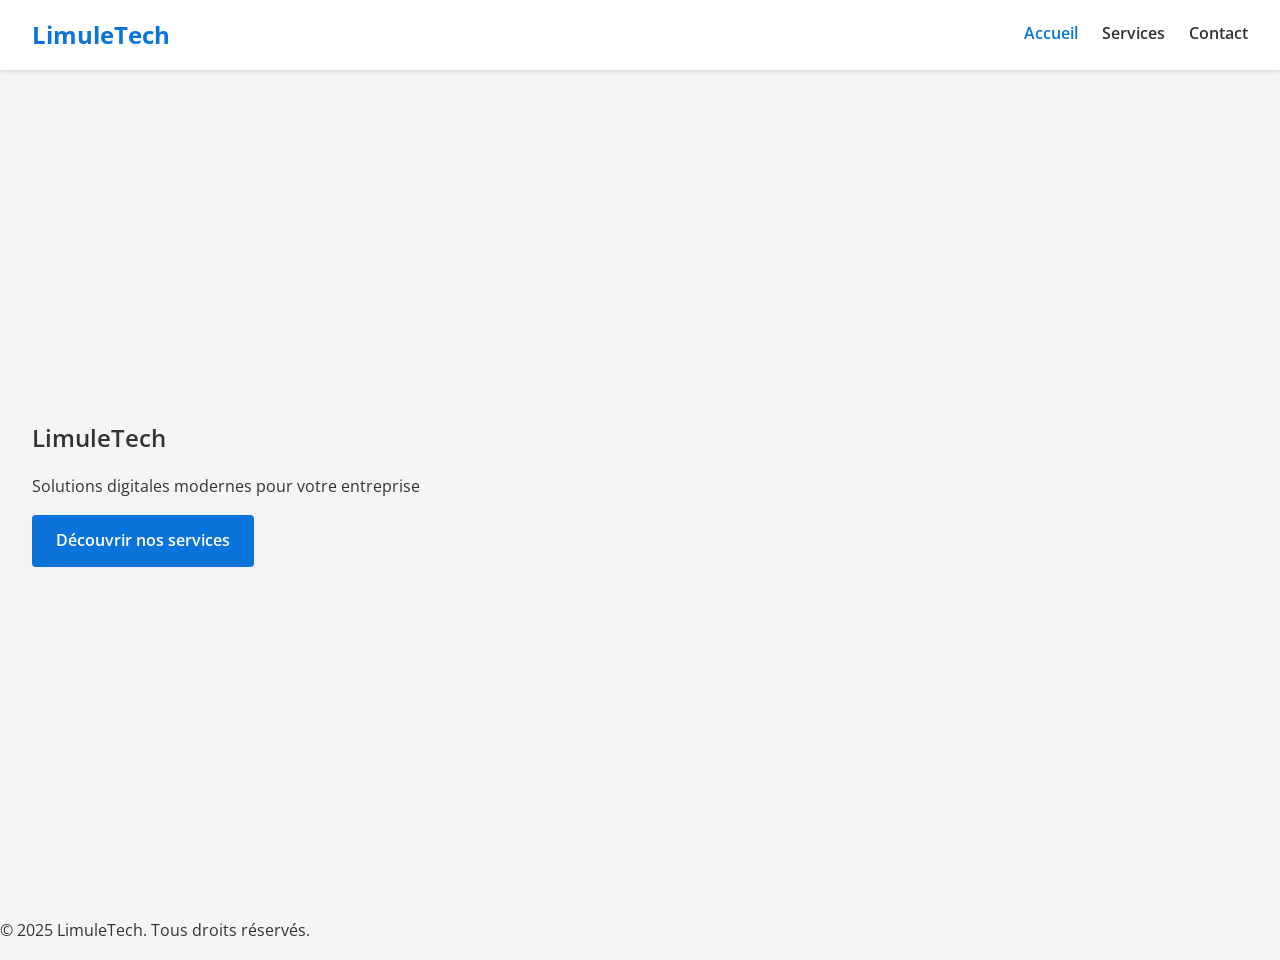
<file: index.html>
<!DOCTYPE html>
<html lang="fr">
<head>
    <meta charset="UTF-8">
    <meta name="viewport" content="width=device-width, initial-scale=1.0">
    <title>LimuleTech</title>
    <!-- Google Fonts -->
    <link href="https://fonts.googleapis.com/css2?family=Open+Sans:wght@300;400;600;700&display=swap" rel="stylesheet">
    <!-- FontAwesome pour les icônes -->
    <link rel="stylesheet" href="https://cdnjs.cloudflare.com/ajax/libs/font-awesome/6.4.0/css/all.min.css">
    <link rel="stylesheet" href="style.css">
</head>
<body>
    <header>
        <nav class="navbar" role="navigation" aria-label="Main navigation">
            <div class="logo">LimuleTech</div>
            <!-- Mobile nav toggle -->
            <button id="nav-toggle" class="nav-toggle" aria-controls="nav-menu" aria-expanded="false" aria-label="Ouvrir le menu">
                <i class="fas fa-bars" aria-hidden="true"></i>
            </button>

            <div id="nav-menu" class="nav-links">
                <a href="#home">Accueil</a>
                <a href="#services">Services</a>
                <a href="#contact">Contact</a>
            </div>
        </nav>
    </header>

    <main>
        <!-- Section Hero -->
        <section id="home" class="section">
            <div class="hero-container">
                <div class="hero-text">
                    <h1>LimuleTech</h1>
                    <p>Solutions digitales modernes pour votre entreprise</p>
                    <a href="#services" class="btn">Découvrir nos services</a>
                </div>
                <div class="cube-container">
                    <div class="cube">
                        <div class="face face1"></div>
                        <div class="face face2"></div>
                        <div class="face face3"></div>
                        <div class="face face4"></div>
                        <div class="face face5"></div>
                        <div class="face face6"></div>
                    </div>
                </div>
            </div>
        </section>

        <!-- Section Services -->
        <section id="services" class="section">
            <h2>Nos Services</h2>
            <div class="service-summary">
                <div class="service-card">
                    <i class="fas fa-laptop-code fa-3x"></i>
                    <h3>Développement Web</h3>
                    <p>Conception de sites web performants et sécurisés.</p>
                    <a href="#devweb" class="btn btn-outline">En savoir plus</a>
                </div>
                <div class="service-card">
                    <i class="fas fa-pencil-ruler fa-3x"></i>
                    <h3>UI/UX Design</h3>
                    <p>Design d'interfaces intuitives et attractives.</p>
                    <a href="#uiux" class="btn btn-outline">En savoir plus</a>
                </div>
                <div class="service-card">
                    <i class="fas fa-search fa-3x"></i>
                    <h3>SEO & Marketing</h3>
                    <p>Optimisation pour moteurs de recherche et visibilité.</p>
                    <a href="#seo" class="btn btn-outline">En savoir plus</a>
                </div>
            </div>
        </section>

        <!-- Service 1: Développement Web -->
        <section id="devweb" class="section service-page">
            <h2>Développement Web</h2>
            <p>Nous créons des sites web et applications web sur mesure :</p>
            <ul>
                <li>Sites vitrines et e-commerce</li>
                <li>Applications web réactives (React, Vue, etc.)</li>
                <li>Back-end robuste avec Node.js, Python, etc.</li>
            </ul>
        </section>

        <!-- Service 2: UI/UX Design -->
        <section id="uiux" class="section service-page">
            <h2>UI/UX Design</h2>
            <p>Expérience utilisateur optimisée pour vos visiteurs :</p>
            <ul>
                <li>Wireframing et prototypage</li>
                <li>Design responsive multi-plateformes</li>
                <li>Amélioration de l'ergonomie et de l'accessibilité</li>
            </ul>
        </section>

        <!-- Service 3: SEO & Marketing -->
        <section id="seo" class="section service-page">
            <h2>SEO & Marketing</h2>
            <p>Stratégies pour augmenter votre visibilité en ligne :</p>
            <ul>
                <li>Audit SEO et recommandations</li>
                <li>Optimisation du contenu et des mots-clés</li>
                <li>Campagnes publicitaires et marketing digital</li>
            </ul>
        </section>

        <!-- Section Contact -->
        <section id="contact" class="section">
            <h2>Contactez-nous</h2>
            <div class="contact-container">
                <div class="contact-info">
                    <h3>Infos de contact</h3>
                    <p><i class="fas fa-map-marker-alt"></i> Yaoundé, Cameroun</p>
                    <p><i class="fas fa-envelope"></i> limulehinugera@gmail.com</p>
                    <p><i class="fas fa-phone"></i> +237 652 126 866</p>
                    <div class="social-icons">
                        <a href="#" title                        # Si vous avez Python 3
                        python -m http.server 8000
                        # Puis ouvrir http://localhost:8000 dans votre navigateur="Facebook"><i class="fab fa-facebook-square" aria-hidden="true"></i><span class="sr-only">Facebook</span></a>
                        <a href="#" title="Twitter"><i class="fab fa-twitter-square" aria-hidden="true"></i><span class="sr-only">Twitter</span></a>
                        <a href="#" title="Instagram"><i class="fab fa-instagram-square" aria-hidden="true"></i><span class="sr-only">Instagram</span></a>
                        <a href="#" title="LinkedIn"><i class="fab fa-linkedin" aria-hidden="true"></i><span class="sr-only">LinkedIn</span></a>
                    </div>
                </div>
                <div class="contact-form">
                    <form id="contact-form" action="https://formspree.io/limulehinugera@gmail.com" method="POST">
                        <label for="contact-name" class="sr-only">Votre nom</label>
                        <input id="contact-name" type="text" name="name" placeholder="Votre nom" required>

                        <label for="contact-email" class="sr-only">Votre email</label>
                        <input id="contact-email" type="email" name="email" placeholder="Votre email" required>

                        <label for="contact-subject" class="sr-only">Sujet</label>
                        <input id="contact-subject" type="text" name="subject" placeholder="Sujet">

                        <label for="contact-message" class="sr-only">Votre message</label>
                        <textarea id="contact-message" name="message" placeholder="Votre message" rows="5" required></textarea>
                        <button type="submit" class="btn">Envoyer</button>
                        <p id="form-alert" class="form-alert"></p>
                    </form>
                </div>
            </div>
            <div class="map-container">
                <iframe title="Plan de Yaoundé" width="100%" height="300" frameborder="0" scrolling="no" 
                    src="https://www.openstreetmap.org/export/embed.html?bbox=11.3%2C3.7%2C11.7%2C4.0&amp;layer=mapnik&amp;marker=3.867%2C11.517"
                    allowfullscreen>
                </iframe>
            </div>
        </section>
    </main>

    <footer>
        <p>&copy; 2025 LimuleTech. Tous droits réservés.</p>
    </footer>

    <script src="script.js"></script>
</body>
</html>
</file>
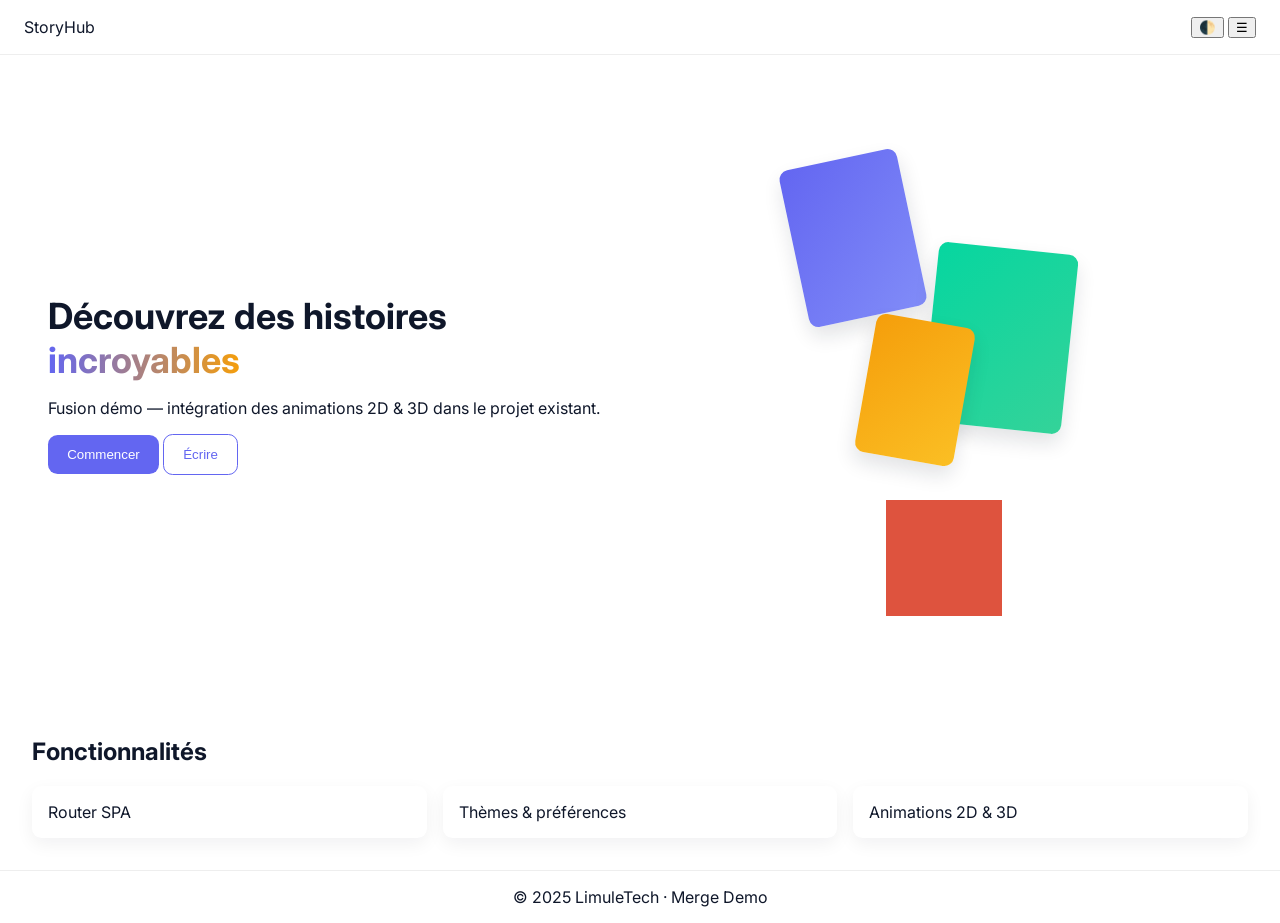
<file: wattpad-merge/index.html>
<!DOCTYPE html>
<html lang="fr" data-theme="light">
<head>
    <meta charset="utf-8">
    <meta name="viewport" content="width=device-width,initial-scale=1">
    <title>StoryHub — Merge Preview</title>
    <link rel="stylesheet" href="css/style.css">
    <link href="https://fonts.googleapis.com/css2?family=Inter:wght@300;400;600;700&display=swap" rel="stylesheet">
    <script defer src="js/app.js" type="module"></script>
</head>
<body>
    <nav class="navbar">
        <div class="nav-brand">StoryHub</div>
        <div class="nav-actions">
            <button id="themeToggle" class="theme-toggle" aria-label="Basculer thème">🌓</button>
            <button id="mobileMenuBtn" class="mobile-menu-btn" aria-label="Ouvrir le menu">☰</button>
        </div>
    </nav>

    <main class="main-content">
        <section class="hero">
            <div class="hero-left">
                <h1>Découvrez des histoires <span class="gradient">incroyables</span></h1>
                <p>Fusion démo — intégration des animations 2D & 3D dans le projet existant.</p>
                <div class="hero-cta">
                    <button class="btn primary">Commencer</button>
                    <button class="btn outline">Écrire</button>
                </div>
            </div>
            <div class="hero-right">
                <!-- 2D floating books -->
                <div class="floating-books">
                    <div class="book book-1" style="--rotation:-12deg"></div>
                    <div class="book book-2" style="--rotation:6deg"></div>
                    <div class="book book-3" style="--rotation:10deg"></div>
                </div>

                <!-- 3D cube decorative element -->
                <div class="cube-wrap">
                    <div class="cube" aria-hidden="true">
                        <div class="face f1"></div>
                        <div class="face f2"></div>
                        <div class="face f3"></div>
                        <div class="face f4"></div>
                        <div class="face f5"></div>
                        <div class="face f6"></div>
                    </div>
                </div>
            </div>
        </section>

        <section class="features">
            <h2>Fonctionnalités</h2>
            <div class="cards">
                <div class="card">Router SPA</div>
                <div class="card">Thèmes & préférences</div>
                <div class="card">Animations 2D & 3D</div>
            </div>
        </section>
    </main>

    <footer class="footer">© 2025 LimuleTech · Merge Demo</footer>
</body>
</html>
</file>
<file: style.css>
/* Global Styles */
:root {
    --primary: #0a74da;
    --primary-hover: #065ab8;
    --text-color: #333;
    --bg-color: #f5f5f5;
    --card-bg: #fff;
    --card-border: #ccc;
    --header-bg: #fff;
}
body {
    margin: 0;
    font-family: 'Open Sans', sans-serif;
    color: var(--text-color);
    background: var(--bg-color);
    line-height: 1.6;
    transition: background-color 0.3s, color 0.3s;
}
h1, h2, h3 {
    margin: 0 0 1rem;
    font-weight: 600;
}
p {
    margin: 0 0 1rem;
}
ul {
    margin: 0 1rem 1rem 2rem;
}
header {
    background: var(--header-bg);
    position: sticky;
    top: 0;
    z-index: 100;
    box-shadow: 0 2px 4px rgba(0,0,0,0.1);
}
.navbar {
    display: flex;
    justify-content: space-between;
    align-items: center;
    padding: 1rem 2rem;
}
.logo {
    font-size: 1.5rem;
    font-weight: 700;
    color: var(--primary);
}
.nav-links a {
    margin-left: 1.5rem;
    text-decoration: none;
    color: var(--text-color);
    font-weight: 600;
    position: relative;
    padding-bottom: 2px;
    transition: color 0.3s;
}

/* Mobile Nav Toggle */
.nav-toggle {
    display: none;
    background: transparent;
    border: none;
    font-size: 1.25rem;
    color: var(--text-color);
    cursor: pointer;
}

/* Hidden by default on mobile - open via .open class */
.nav-links {
    display: flex; /* default for desktop */
}

/* Mobile styles */
@media (max-width: 768px) {
    .nav-toggle {
        display: block;
    }

    .nav-links {
        position: absolute;
        top: 64px;
        right: 16px;
        background: var(--header-bg);
        width: calc(100% - 32px);
        display: none;
        flex-direction: column;
        align-items: center;
        padding: 1rem 0;
        border-radius: 8px;
        box-shadow: 0 6px 12px rgba(0,0,0,0.1);
    }

    .nav-links.open {
        display: flex;
    }

    .nav-links a {
        margin: 0.5rem 0;
        font-size: 1.05rem;
    }
    .navbar {
        padding: 0.6rem 1rem;
    }
    .logo { font-size: 1.25rem; }
    main { padding: 1rem; }
}
.nav-links a:hover,
.nav-links a.active {
    color: var(--primary);
}
main {
    padding: 2rem;
}
.section {
    /* Keep sections visible if JS is disabled. script.js will manage visibility on load */
    display: block;
    padding: 2rem 0;
}
.section h2 {
    text-align: center;
    margin-bottom: 2rem;
    color: var(--primary);
}
.btn {
    display: inline-block;
    background: var(--primary);
    color: #fff;
    padding: 0.8rem 1.5rem;
    text-decoration: none;
    border: none;
    border-radius: 4px;
    cursor: pointer;
    transition: background 0.3s;
    font-weight: 600;
}
.btn:hover {
    background: var(--primary-hover);
}
.btn-outline {
    background: transparent;
    border: 2px solid var(--primary);
    color: var(--primary);
}
.btn-outline:hover {
    background: var(--primary);
    color: #fff;
}

/* Hero Section */
.hero-container {
    display: flex;
    flex-wrap: wrap;
    align-items: center;
    justify-content: center;
    min-height: 80vh;
}
.hero-text {
    flex: 1 1 300px;
        width: 150px;
        height: 150px;
.hero-text h1 {
    font-size: 3rem;
    margin-bottom: 1rem;
}
.hero-text p {
    font-size: 1.2rem;
    margin-bottom: 1.5rem;
}
.cube-container {
    flex: 1 1 300px;
    perspective: 800px;
    display: flex;
    justify-content: center;
    align-items: center;
    padding: 1rem;
}
.cube {
    width: 150px;
    height: 150px;
    position: relative;
    transform-style: preserve-3d;
    animation: rotateCube 10s infinite linear;
}
.cube .face {
    position: absolute;
    width: 150px;
    height: 150px;
    opacity: 0.85;
    border: 2px solid #fff;
}
.face1 { background: #e74c3c; transform: rotateY(0deg) translateZ(75px); }
.face2 { background: #3498db; transform: rotateY(90deg) translateZ(75px); }
.face3 { background: #2ecc71; transform: rotateY(180deg) translateZ(75px); }
.face4 { background: #f1c40f; transform: rotateY(-90deg) translateZ(75px); }
.face5 { background: #9b59b6; transform: rotateX(90deg) translateZ(75px); }
.face6 { background: #e67e22; transform: rotateX(-90deg) translateZ(75px); }
@keyframes rotateCube {
    from { transform: rotateX(0deg) rotateY(0deg); }
    to { transform: rotateX(360deg) rotateY(360deg); }
}

/* Services Overview */
.service-summary {
    display: flex;
    flex-wrap: wrap;
    justify-content: center;
    gap: 2rem;
}
.service-card {
    background: var(--card-bg);
    border: 1px solid var(--card-border);
    border-radius: 8px;
    padding: 1.5rem;
    width: 250px;
    text-align: center;
    transition: transform 0.3s;
}
.service-card:hover {
    transform: translateY(-5px);
    box-shadow: 0 4px 8px rgba(0,0,0,0.1);
}
.service-card i {
    color: var(--primary);
    margin-bottom: 1rem;
}
.service-card h3 {
    margin-bottom: 0.5rem;
}

/* Service Detail Pages */
.service-page ul {
    list-style-type: disc;
}
.service-page li {
    margin-bottom: 0.5rem;
}

/* Contact Section */
.contact-container {
    display: flex;
    flex-wrap: wrap;
    gap: 2rem;
    margin-bottom: 2rem;
}
.contact-info {
    flex: 1 1 300px;
    padding: 1rem;
}
.contact-info p {
    margin: 0.5rem 0;
}
.contact-info i {
    color: var(--primary);
    margin-right: 0.5rem;
}
.social-icons a {
    font-size: 1.5rem;
    margin-right: 0.5rem;
    color: var(--text-color);
    transition: color 0.3s;
}
.social-icons a:hover {
    color: var(--primary);
}

/* Visually hidden for screen readers */
.sr-only {
    position: absolute !important;
    height: 1px; width: 1px;
    overflow: hidden;
    clip: rect(1px, 1px, 1px, 1px);
    white-space: nowrap;
}
.contact-form {
    flex: 1 1 300px;
    padding: 1rem;
}
.contact-form input, .contact-form textarea {
    width: 100%;
    padding: 0.7rem;
    margin-bottom: 1rem;
    border: 1px solid var(--card-border);
    border-radius: 4px;
    resize: vertical;
    background: #fff;
}
.contact-form input:focus, .contact-form textarea:focus {
    outline: none;
    border-color: var(--primary);
}
#form-alert {
    margin-top: 0.5rem;
    font-weight: bold;
}
#form-alert.success {
    color: green;
}
#form-alert.error {
    color: red;
}
.map-container iframe {
    border: none;
    border: 1px solid var(--card-border);
    border-radius: 8px;
}

/* Footer */
footer {
    text-align: center;
    padding: 1rem;
    font-size: 0.9rem;
    color: #777;
        .cube { width: 120px; height: 120px; }
    border-top: 1px solid var(--card-border);
}

/* Responsive */
@media(max-width: 768px) {
    .hero-container {
        flex-direction: column;
        text-align: center;
    }
    .hero-text h1 {
        font-size: 2.5rem;
    }
    .service-summary {
        flex-direction: column;
        align-items: center;
    }
    .contact-container {
        flex-direction: column;
    }
    .contact-form, .contact-info {
        width: 100%;
    }
}

/* Dark Mode */
@media (prefers-color-scheme: dark) {
    :root {
        --text-color: #eee;
        --bg-color: #121212;
        --card-bg: #1e1e1e;
        --card-border: #333;
        --header-bg: #1a1a1a;
    }
    .nav-links a {
        color: #eee;
    }
    footer {
        color: #aaa;
        border-color: #333;
    }
    .contact-info i, .service-card i {
        color: var(--primary);
    }
    .social-icons a {
        color: #eee;
    }
}
</file>
<file: wattpad-merge/css/style.css>
:root{
  --bg:#fff; --text:#0f172a; --primary:#6366f1; --accent:#f59e0b;
}
*{box-sizing:border-box}
body{font-family:Inter,system-ui,Arial,sans-serif;margin:0;background:var(--bg);color:var(--text);}
.navbar{display:flex;justify-content:space-between;align-items:center;padding:1rem 1.5rem;border-bottom:1px solid #eee;position:sticky;top:0;background:rgba(255,255,255,0.7);backdrop-filter:blur(6px);}
.hero{display:grid;grid-template-columns:1fr 1fr;gap:2rem;padding:3rem;align-items:center;min-height:70vh}
.hero-left h1{font-size:2.25rem;margin-bottom:.5rem}
.gradient{background:linear-gradient(90deg,var(--primary),var(--accent));-webkit-background-clip:text;background-clip:text;color:transparent}
.hero-cta .btn{padding:.75rem 1.2rem;border-radius:.6rem;border:0;cursor:pointer}
.btn.primary{background:var(--primary);color:#fff}
.btn.outline{background:transparent;border:1px solid var(--primary);color:var(--primary)}

/* floating books 2D */
.floating-books{position:relative;width:360px;height:360px;margin:0 auto}
.book{position:absolute;border-radius:.6rem;box-shadow:0 10px 20px rgba(15,23,42,.12);transform-origin:center;}
.book-1{width:120px;height:160px;background:linear-gradient(135deg,var(--primary),#818cf8);top:10%;left:8%;transform:rotate(-12deg);animation:floatY 6s ease-in-out infinite}
.book-2{width:140px;height:180px;background:linear-gradient(135deg,#06d6a0,#34d399);top:35%;left:46%;transform:rotate(6deg);animation:floatY 6s ease-in-out infinite .8s}
.book-3{width:100px;height:140px;background:linear-gradient(135deg,var(--accent),#fbbf24);top:55%;left:28%;transform:rotate(10deg);animation:floatY 6s ease-in-out infinite 1.4s}
@keyframes floatY{0%,100%{transform:translateY(0) rotate(var(--rotation,0))}50%{transform:translateY(-22px) rotate(calc(var(--rotation,0) + 6deg))}}

/* small 3D cube - CSS 3D transform */
.cube-wrap{display:flex;justify-content:center;align-items:center;margin-top:1rem}
.cube{width:120px;height:120px;position:relative;transform-style:preserve-3d;animation:spin 10s linear infinite}
.cube .face{position:absolute;width:120px;height:120px;opacity:.95;border:2px solid #fff}
.cube .f1{background:#e74c3c;transform:rotateY(0deg) translateZ(60px)}
.cube .f2{background:#3498db;transform:rotateY(90deg) translateZ(60px)}
.cube .f3{background:#2ecc71;transform:rotateY(180deg) translateZ(60px)}
.cube .f4{background:#f1c40f;transform:rotateY(-90deg) translateZ(60px)}
.cube .f5{background:#9b59b6;transform:rotateX(90deg) translateZ(60px)}
.cube .f6{background:#e67e22;transform:rotateX(-90deg) translateZ(60px)}
@keyframes spin{from{transform:rotateX(0deg) rotateY(0deg)}to{transform:rotateX(360deg) rotateY(360deg)}}

.features{padding:2rem}
.cards{display:flex;gap:1rem}
.card{flex:1;padding:1rem;border-radius:.6rem;background:#fff;box-shadow:0 6px 18px rgba(15,23,42,.06);}

.footer{padding:1rem;text-align:center;border-top:1px solid #eee}

/* Responsive */
@media (max-width:900px){.hero{grid-template-columns:1fr;min-height:auto;padding:2rem}.floating-books{width:280px;height:280px}}
</file>
